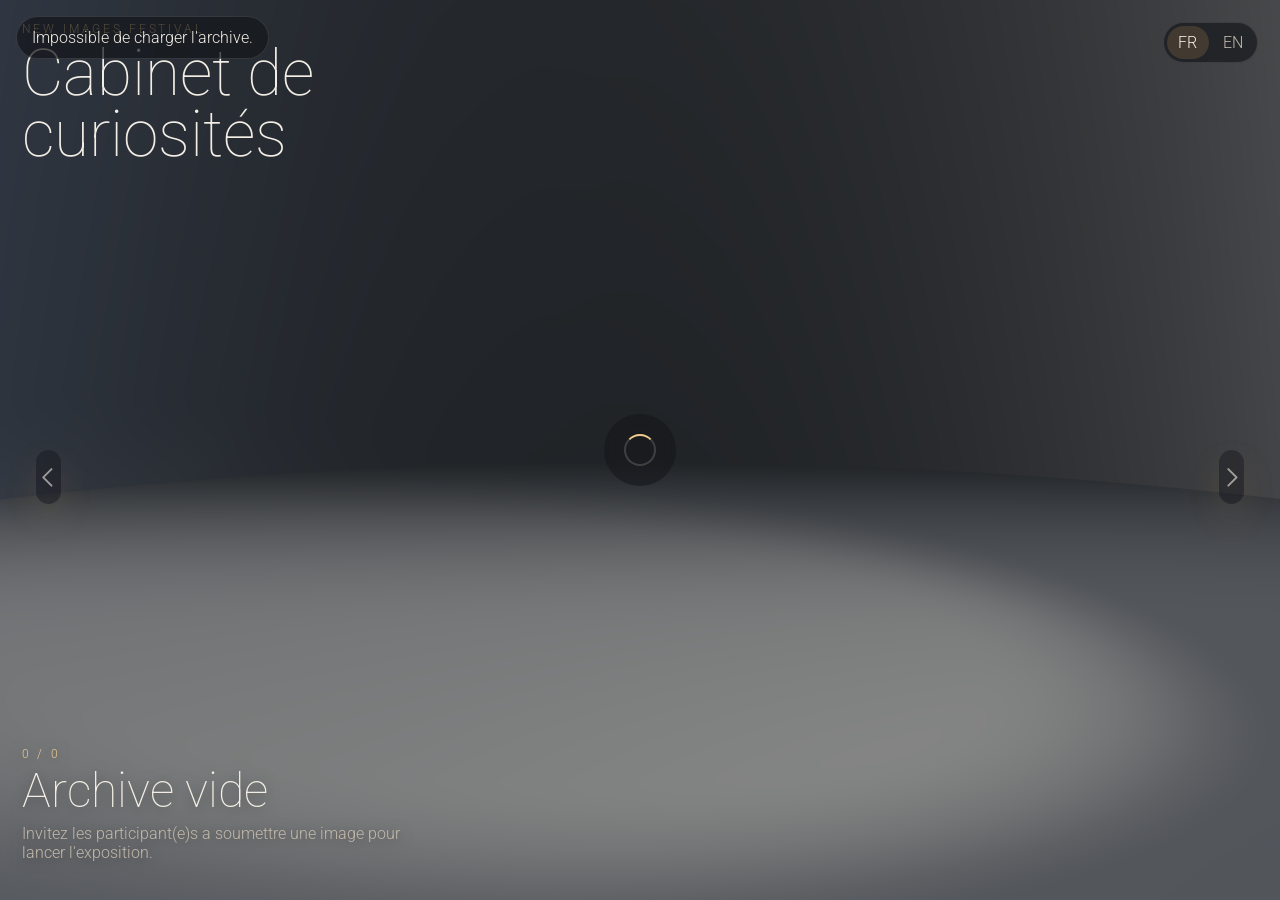
<file: www/index.html>
<!DOCTYPE html>
<html lang="fr" data-app-base=".">
  <head>
    <meta charset="UTF-8" />
    <meta name="viewport" content="width=device-width, initial-scale=1.0" />
    <title>Cabinet de curiosités - New Image Festival</title>
    <link rel="stylesheet" href="assets/styles.css" />
    <script type="importmap">
      {
        "imports": {
          "three": "./vendor/three/three.module.js",
          "three/addons/": "./vendor/three/examples/jsm/"
        }
      }
    </script>
  </head>
  <body class="page page-museum">
    <div class="page-glow" aria-hidden="true"></div>
    <main class="shell shell-museum">
      <section class="viewer-panel">
        <div class="viewer-stage" data-viewer-stage>
          <div class="viewer-loading" data-viewer-status>Chargement des artefacts...</div>
          <div class="viewer-canvas" data-viewer-canvas></div>
          <div class="viewer-object-loader" data-viewer-object-loader hidden aria-hidden="true">
            <span class="viewer-spinner"></span>
          </div>
          <div class="lang-switch lang-switch-overlay" data-lang-switcher data-label-fr="Choix de la langue" data-label-en="Language switch" aria-label="Choix de la langue">
            <button class="lang-switch-button" type="button" data-lang="fr" aria-pressed="true">FR</button>
            <button class="lang-switch-button" type="button" data-lang="en" aria-pressed="false">EN</button>
          </div>

          <div class="viewer-titleblock">
            <p class="eyebrow">New Images Festival</p>
            <h1>Cabinet de curiosités</h1>
          </div>

          <button class="nav-button nav-button-edge nav-button-prev" type="button" data-prev aria-label="Objet precedent">
            <span class="nav-button-core" aria-hidden="true">
              <span class="nav-button-icon">
                <svg viewBox="0 0 24 24" focusable="false">
                  <path d="M15 4L7 12L15 20" />
                </svg>
              </span>
            </span>
          </button>
          <button class="nav-button nav-button-edge nav-button-next" type="button" data-next aria-label="Objet suivant">
            <span class="nav-button-core" aria-hidden="true">
              <span class="nav-button-icon">
                <svg viewBox="0 0 24 24" focusable="false">
                  <path d="M9 4L17 12L9 20" />
                </svg>
              </span>
            </span>
          </button>

          <aside class="viewer-meta">
            <p class="eyebrow" data-viewer-count>0 / 0</p>
            <h2 data-viewer-title>Archive vide</h2>
            <p class="viewer-meta-line" data-viewer-author></p>
            <p class="viewer-meta-line" data-viewer-created></p>
            <p class="viewer-meta-state" data-viewer-state></p>
            <p class="viewer-description" data-viewer-description>
              Aucune contribution n'est encore disponible.
            </p>
          </aside>

        </div>
      </section>
    </main>

    <script type="module" src="assets/museum.js"></script>
  </body>
</html>
</file>
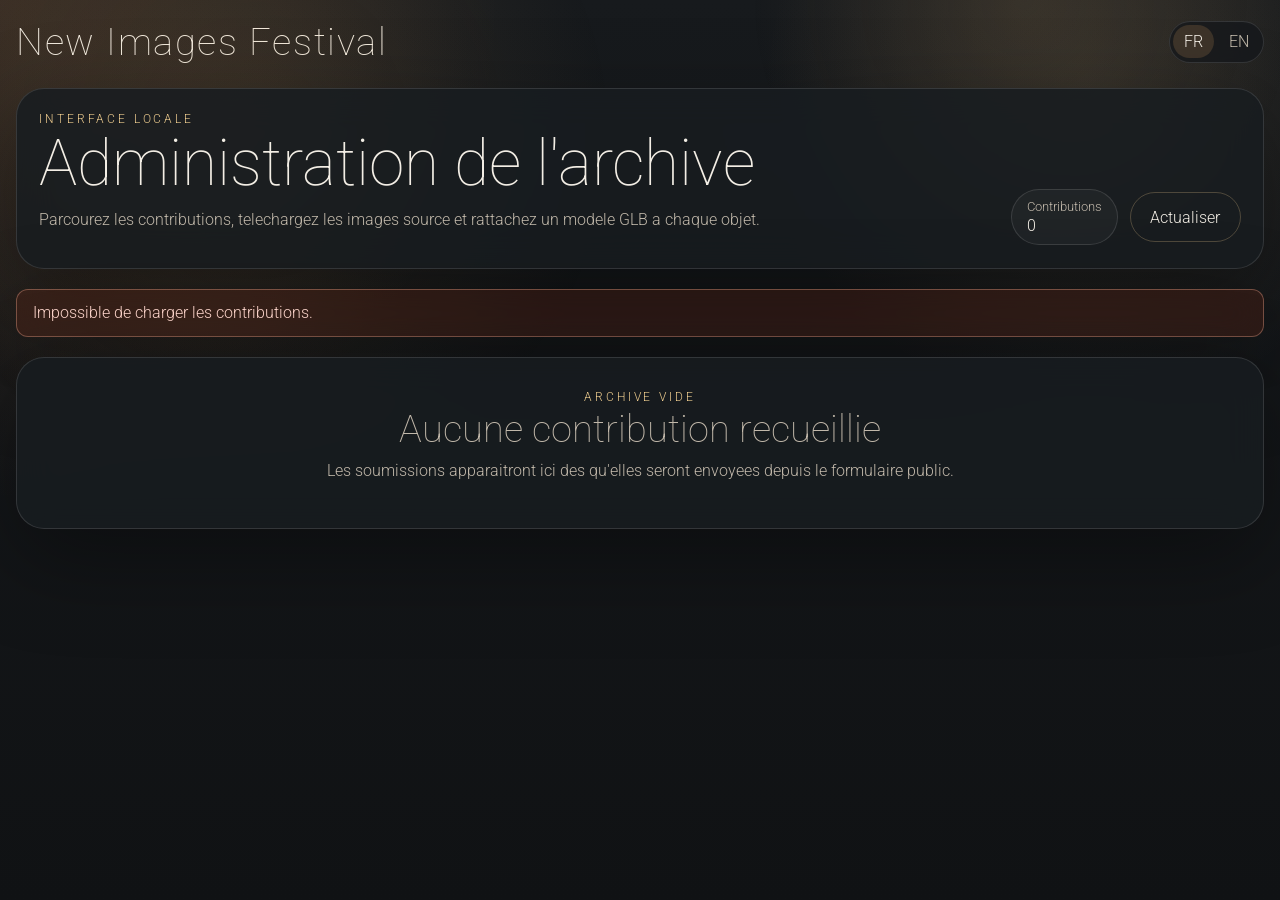
<file: www/admin/index.html>
<!DOCTYPE html>
<html lang="fr" data-app-base="..">
  <head>
    <meta charset="UTF-8" />
    <meta name="viewport" content="width=device-width, initial-scale=1.0" />
    <title>Curiosity Museum - Admin</title>
    <link rel="stylesheet" href="../assets/styles.css" />
  </head>
  <body class="page page-admin">
    <div class="page-glow" aria-hidden="true"></div>
    <header class="site-header">
      <a class="site-mark" href="../">New Images Festival</a>
      <div class="lang-switch" data-lang-switcher data-label-fr="Choix de la langue" data-label-en="Language switch" aria-label="Choix de la langue">
        <button class="lang-switch-button" type="button" data-lang="fr" aria-pressed="true">FR</button>
        <button class="lang-switch-button" type="button" data-lang="en" aria-pressed="false">EN</button>
      </div>
    </header>

    <main class="shell shell-admin">
      <section class="admin-head panel">
        <div>
          <p class="eyebrow">Interface locale</p>
          <h1>Administration de l'archive</h1>
          <p class="lede">
            Parcourez les contributions, telechargez les images source et rattachez un modele GLB
            a chaque objet.
          </p>
        </div>
        <div class="admin-toolbar">
          <div class="stat-chip">
            <span class="stat-label">Contributions</span>
            <strong data-item-count>0</strong>
          </div>
          <button class="button secondary" type="button" data-refresh>Actualiser</button>
        </div>
      </section>

      <p class="status panel" data-admin-status hidden></p>

      <section class="artifact-grid" data-admin-grid></section>
    </main>

    <template id="admin-card-template">
      <article class="artifact-card panel">
        <div class="artifact-image-wrap">
          <div class="artifact-image-grid">
            <img class="artifact-image" alt="" />
            <img class="artifact-image artifact-image-secondary" alt="" hidden />
          </div>
          <span class="artifact-badge"></span>
        </div>
        <div class="artifact-card-body">
          <div class="artifact-card-topline">
            <p class="eyebrow artifact-date"></p>
            <p class="artifact-code"></p>
          </div>
          <h2 class="artifact-title"></h2>
          <p class="artifact-author"></p>
          <p class="artifact-description"></p>
          <div class="artifact-links">
            <a class="text-link artifact-image-link" target="_blank" rel="noreferrer">Telecharger l'image</a>
            <a class="text-link artifact-image-link-secondary" target="_blank" rel="noreferrer" hidden>Telecharger l'image 2</a>
            <a class="text-link artifact-museum-link" target="_blank" rel="noreferrer">Voir dans le musee</a>
            <button class="button secondary danger artifact-delete-button" type="button">Supprimer l'objet</button>
          </div>
          <form class="model-form">
            <label class="field compact">
              <span>Ajouter un GLB</span>
              <input type="file" name="model" accept=".glb,model/gltf-binary" required />
            </label>
            <button class="button" type="submit">Televerser le modele</button>
            <p class="status compact" hidden></p>
          </form>
        </div>
      </article>
    </template>

    <script type="module" src="../assets/admin.js"></script>
  </body>
</html>
</file>
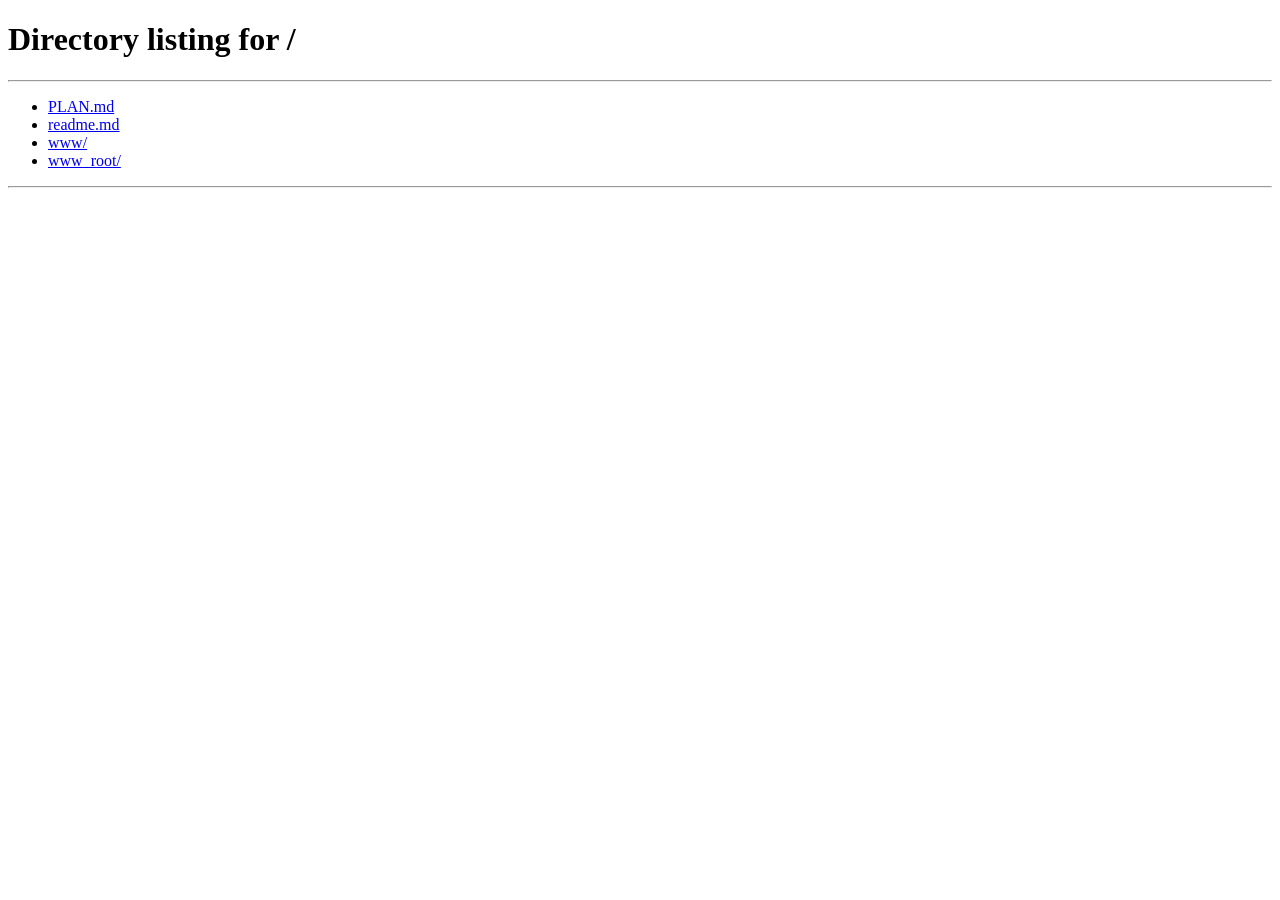
<file: www/museum/index.html>
<!DOCTYPE html>
<html lang="fr">
  <head>
    <meta charset="UTF-8" />
    <meta name="viewport" content="width=device-width, initial-scale=1.0" />
    <title>Curiosity Museum - Redirection</title>
    <meta http-equiv="refresh" content="0; url=/" />
    <script>
      window.location.replace("/");
    </script>
  </head>
  <body>
    <p>Redirection vers <a href="/">/</a>.</p>
  </body>
</html>
</file>
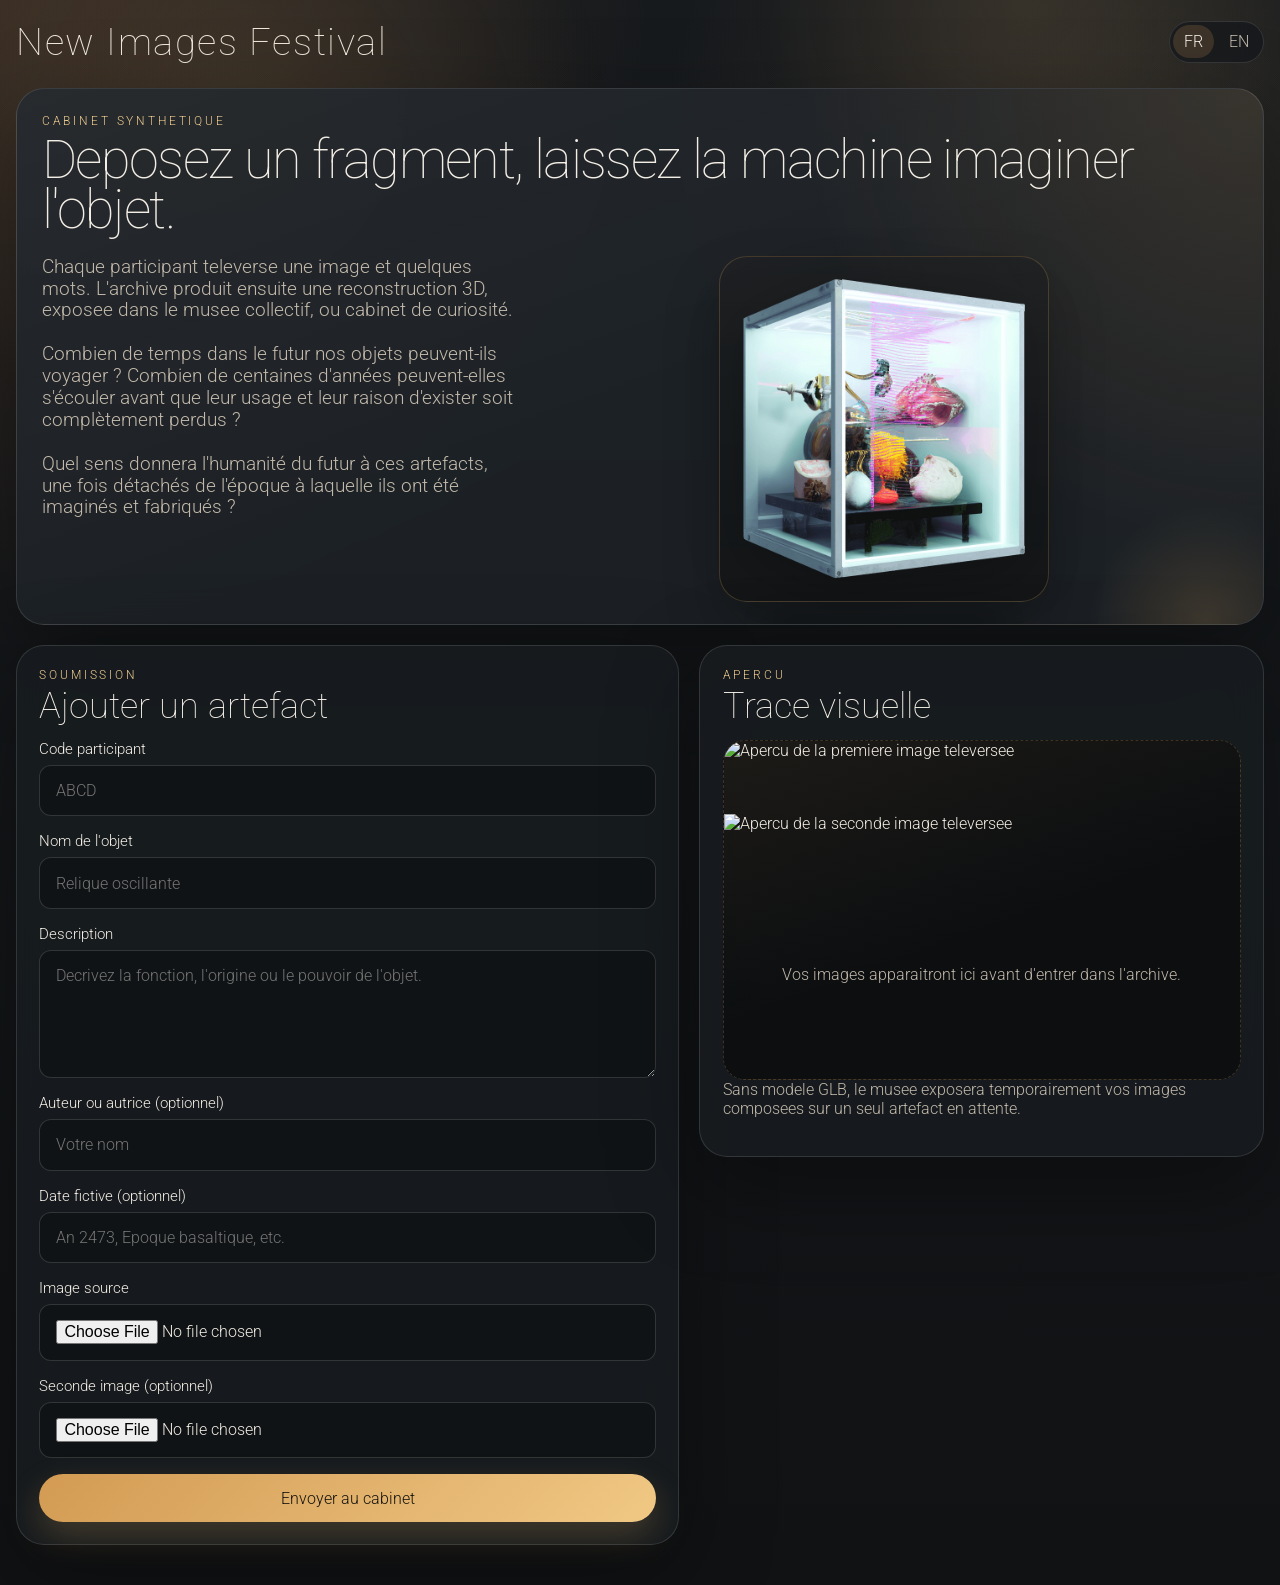
<file: www/submit/index.html>
<!DOCTYPE html>
<html lang="fr" data-app-base="..">
  <head>
    <meta charset="UTF-8" />
    <meta name="viewport" content="width=device-width, initial-scale=1.0" />
    <title>Curiosity Museum - Soumettre un artefact</title>
    <link rel="stylesheet" href="../assets/styles.css" />
  </head>
  <body class="page page-home">
    <div class="page-glow" aria-hidden="true"></div>
    <header class="site-header">
      <a class="site-mark" href="../">New Images Festival</a>
      <div class="lang-switch" data-lang-switcher data-label-fr="Choix de la langue" data-label-en="Language switch" aria-label="Choix de la langue">
        <button class="lang-switch-button" type="button" data-lang="fr" aria-pressed="true">FR</button>
        <button class="lang-switch-button" type="button" data-lang="en" aria-pressed="false">EN</button>
      </div>
    </header>

    <main class="shell shell-home">
      <section class="hero-panel panel">
        <p class="eyebrow">Cabinet synthetique</p>
        <div class="submit-hero-layout">
          <h1 class="submit-hero-title">Deposez un fragment, laissez la machine imaginer l'objet.</h1>

          <p class="lede submit-hero-lede">
            Chaque participant televerse une image et quelques mots. L'archive produit ensuite
            une reconstruction 3D, exposee dans le musee collectif, ou cabinet de curiosité.
<br><br>
            Combien de temps dans le futur nos objets peuvent-ils voyager ? Combien de centaines d'années
            peuvent-elles s'écouler avant que leur usage et leur raison d'exister soit complètement perdus ?
<br><br>
            Quel sens donnera l'humanité du futur à ces artefacts, une fois détachés de l'époque à laquelle
            ils ont été imaginés et fabriqués ?
          </p>

          <figure class="submit-hero-figure" aria-hidden="true">
            <img src="../assets/img/cabinet-hero.png" alt="" />
          </figure>
        </div>
      </section>

      <section class="form-panel panel">
        <div class="panel-heading">
          <p class="eyebrow">Soumission</p>
          <h2>Ajouter un artefact</h2>
        </div>

        <form class="artifact-form" data-upload-form novalidate>
          <label class="field">
            <span>Code participant</span>
            <input
              type="text"
              name="participant_id"
              maxlength="4"
              minlength="4"
              autocomplete="off"
              spellcheck="false"
              required
              placeholder="ABCD"
            />
          </label>

          <label class="field">
            <span>Nom de l'objet</span>
            <input type="text" name="name" maxlength="120" required placeholder="Relique oscillante" />
          </label>

          <label class="field">
            <span>Description</span>
            <textarea
              name="description"
              rows="5"
              maxlength="512"
              required
              placeholder="Decrivez la fonction, l'origine ou le pouvoir de l'objet."
            ></textarea>
          </label>

          <label class="field">
            <span>Auteur ou autrice (optionnel)</span>
            <input type="text" name="author" maxlength="120" placeholder="Votre nom" />
          </label>

          <label class="field">
            <span>Date fictive (optionnel)</span>
            <input type="text" name="fictional_date" maxlength="120" placeholder="An 2473, Epoque basaltique, etc." />
          </label>

          <label class="field">
            <span>Image source</span>
            <input type="file" name="image" accept=".png,.jpg,.jpeg,.webp,image/*" required />
          </label>

          <label class="field">
            <span>Seconde image (optionnel)</span>
            <input type="file" name="image_2" accept=".png,.jpg,.jpeg,.webp,image/*" />
          </label>

          <p class="status" data-form-status hidden></p>

          <button class="button" type="submit">Envoyer au cabinet</button>
        </form>

        <div class="confirmation-card" data-confirmation hidden>
          <p class="eyebrow">Archive mise a jour</p>
          <h3>Contribution enregistree</h3>
          <p data-confirmation-text></p>
          <a class="text-link" href="../">Voir le musee</a>
        </div>
      </section>

      <aside class="preview-panel panel">
        <div class="panel-heading">
          <p class="eyebrow">Apercu</p>
          <h2>Trace visuelle</h2>
        </div>
        <div class="preview-frame">
          <div class="preview-stack" data-preview-stack hidden>
            <img data-preview-image alt="Apercu de la premiere image televersee" hidden />
            <img data-preview-image-second alt="Apercu de la seconde image televersee" hidden />
          </div>
          <div class="preview-empty" data-preview-empty>
            <p>Vos images apparaitront ici avant d'entrer dans l'archive.</p>
          </div>
        </div>
        <p class="preview-caption">
          Sans modele GLB, le musee exposera temporairement vos images composees sur un seul artefact en attente.
        </p>
      </aside>
    </main>

    <script type="module" src="../assets/submission.js"></script>
  </body>
</html>
</file>
<file: www/assets/styles.css>
@import url("https://fonts.googleapis.com/css2?family=Roboto:wght@100;300&display=swap");

:root {
  --bg: #121416;
  --bg-soft: #1a1d20;
  --panel: rgba(24, 28, 32, 0.86);
  --panel-strong: rgba(30, 34, 38, 0.96);
  --line: rgba(255, 255, 255, 0.12);
  --line-strong: rgba(230, 196, 139, 0.26);
  --text: #f3eee5;
  --muted: #c1b8aa;
  --accent: #d6a35d;
  --accent-strong: #eecc8f;
  --danger: #f1a28b;
  --success: #98d7b5;
  --shadow: 0 30px 90px rgba(0, 0, 0, 0.35);
  --radius-xl: 28px;
  --radius-lg: 18px;
  --radius-sm: 12px;
  --page-max: 1320px;
}

*,
*::before,
*::after {
  box-sizing: border-box;
}

html,
body {
  margin: 0;
  min-height: 100%;
}

body {
  font-family: "Roboto", sans-serif;
  font-weight: 300;
  color: var(--text);
  background:
    radial-gradient(circle at top left, rgba(210, 135, 72, 0.18), transparent 32%),
    radial-gradient(circle at 85% 10%, rgba(218, 177, 116, 0.12), transparent 24%),
    linear-gradient(180deg, #171a1d 0%, #101214 100%);
}

a {
  color: inherit;
}

img {
  display: block;
  max-width: 100%;
}

button,
input,
textarea {
  font: inherit;
}

.page {
  position: relative;
  min-height: 100vh;
}

.page-glow {
  position: fixed;
  inset: 0;
  background:
    radial-gradient(circle at 20% 15%, rgba(214, 163, 93, 0.12), transparent 28%),
    radial-gradient(circle at 80% 0%, rgba(146, 115, 76, 0.16), transparent 20%);
  pointer-events: none;
}

.site-header {
  width: min(calc(100% - 2rem), var(--page-max));
  margin: 0 auto;
  padding: 1.2rem 0 0;
  display: flex;
  align-items: center;
  justify-content: space-between;
  gap: 1rem;
}

.site-mark {
  font-family: "Roboto", sans-serif;
  font-weight: 100;
  font-size: clamp(1.7rem, 3vw, 2.5rem);
  letter-spacing: 0.04em;
  text-decoration: none;
}

.site-nav {
  display: flex;
  flex-wrap: wrap;
  gap: 0.65rem;
}

.site-nav a {
  border: 1px solid var(--line);
  border-radius: 999px;
  padding: 0.55rem 1rem;
  text-decoration: none;
  color: var(--muted);
  background: rgba(255, 255, 255, 0.03);
}

.site-nav a[aria-current="page"],
.site-nav a:hover {
  color: var(--text);
  border-color: var(--line-strong);
}

.lang-switch {
  display: inline-flex;
  align-items: center;
  gap: 0.2rem;
  padding: 0.2rem;
  border: 1px solid var(--line);
  border-radius: 999px;
  background: rgba(20, 23, 27, 0.68);
  backdrop-filter: blur(12px);
}

.lang-switch-button {
  min-width: 2.55rem;
  border: 0;
  border-radius: 999px;
  padding: 0.45rem 0.7rem;
  background: transparent;
  color: var(--muted);
  cursor: pointer;
  transition: background 160ms ease, color 160ms ease;
}

.lang-switch-button[aria-pressed="true"] {
  background: rgba(214, 163, 93, 0.18);
  color: var(--text);
}

.lang-switch-overlay {
  position: absolute;
  top: 1.35rem;
  right: 1.35rem;
  z-index: 4;
}

.shell {
  width: min(calc(100% - 2rem), var(--page-max));
  margin: 0 auto;
  padding: 1.5rem 0 2.5rem;
  position: relative;
  z-index: 1;
}

.shell-home {
  display: grid;
  grid-template-columns: 1.15fr 1fr 0.8fr;
  gap: 1.25rem;
  align-items: start;
}

.shell-admin,
.shell-museum {
  display: grid;
  gap: 1.25rem;
}

.panel {
  background: var(--panel);
  border: 1px solid var(--line);
  border-radius: var(--radius-xl);
  box-shadow: var(--shadow);
  backdrop-filter: blur(18px);
}

.hero-panel,
.form-panel,
.preview-panel,
.admin-head,
.viewer-panel {
  padding: 1.4rem;
}

.shell-museum {
  width: min(calc(100% - 2rem), 1560px);
}

.page-museum .shell-museum {
  width: 100vw;
  max-width: none;
  padding: 0;
}

.viewer-panel {
  padding: 0;
}

.page-home .hero-panel {
  grid-column: 1 / -1;
  position: relative;
  overflow: hidden;
  padding: 1.55rem 1.55rem 1.35rem;
  background:
    radial-gradient(circle at top right, rgba(214, 163, 93, 0.14), transparent 34%),
    linear-gradient(160deg, rgba(255, 255, 255, 0.04), transparent 55%),
    var(--panel-strong);
}

.page-home .hero-panel::after {
  content: "";
  position: absolute;
  inset: auto -5% -22% auto;
  width: 240px;
  height: 240px;
  border-radius: 999px;
  background: radial-gradient(circle, rgba(214, 163, 93, 0.18), transparent 68%);
  pointer-events: none;
}

.eyebrow {
  margin: 0 0 0.45rem;
  text-transform: uppercase;
  letter-spacing: 0.24em;
  font-size: 0.74rem;
  color: var(--accent-strong);
}

h1,
h2,
h3,
p {
  margin-top: 0;
}

h1,
h2,
h3 {
  font-family: "Roboto", sans-serif;
  font-weight: 100;
  line-height: 0.96;
}

h1 {
  font-size: clamp(2.6rem, 5vw, 5rem);
  margin-bottom: 1rem;
}

h2 {
  font-size: clamp(2rem, 3vw, 3rem);
  margin-bottom: 0.8rem;
}

h3 {
  font-size: 1.8rem;
  margin-bottom: 0.6rem;
}

.lede,
.preview-caption,
.artifact-description,
.viewer-description,
.viewer-meta-line,
.viewer-meta-state,
.confirmation-card p,
.hero-note span {
  color: var(--muted);
}

.hero-note {
  display: flex;
  flex-wrap: wrap;
  gap: 0.65rem;
  margin-top: 1.5rem;
}

.hero-note span,
.stat-chip {
  border: 1px solid var(--line);
  background: rgba(255, 255, 255, 0.03);
  border-radius: 999px;
  padding: 0.55rem 0.95rem;
}

.page-home .shell-home {
  grid-template-columns: minmax(0, 1.08fr) minmax(320px, 0.92fr);
}

.submit-hero-layout {
  position: relative;
  z-index: 1;
  display: grid;
  grid-template-columns: 0.4fr 0.6fr;
  grid-template-areas:
    "title title"
    "lede figure";
  gap: 1rem 1rem;
  align-items: stretch;
}

.submit-hero-title {
  grid-area: title;
  max-width: none;
  margin-bottom: 0.35rem;
  font-size: clamp(2.2rem, 4.2vw, 3.85rem);
  line-height: 0.92;
  letter-spacing: -0.03em;
}

.page-home h2 {
  font-size: clamp(1.8rem, 2.8vw, 2.6rem);
}

.submit-hero-lede {
  grid-area: lede;
  max-width: none;
  width: 100%;
  margin: 0;
  font-size: clamp(1.02rem, 1.5vw, 1.34rem);
  line-height: 1.14;
}

.submit-hero-figure {
  grid-area: figure;
  position: relative;
  margin: 0;
  align-self: end;
  justify-self: center;
  width: 75%;
  max-width: 330px;
  padding: 0.85rem;
  border-radius: 28px;
  border: 1px solid rgba(214, 163, 93, 0.24);
  background:
    linear-gradient(180deg, rgba(255, 255, 255, 0.05), rgba(255, 255, 255, 0.01)),
    rgba(11, 13, 15, 0.64);
  box-shadow: 0 28px 56px rgba(0, 0, 0, 0.24);
  transform-origin: 50% 78%;
  animation: submit-float 6.2s ease-in-out infinite;
}

.submit-hero-figure::before {
  content: "";
  position: absolute;
  inset: auto 14% -10% 14%;
  height: 18px;
  border-radius: 999px;
  background: rgba(0, 0, 0, 0.26);
  filter: blur(12px);
  animation: submit-shadow 6.2s ease-in-out infinite;
}

.submit-hero-figure img {
  position: relative;
  width: 100%;
  height: auto;
  object-fit: contain;
  filter: drop-shadow(0 12px 28px rgba(0, 0, 0, 0.24));
}

@keyframes submit-float {
  0% {
    transform: translateY(0) rotate(3.2deg);
    box-shadow: 0 24px 48px rgba(0, 0, 0, 0.2);
  }

  50% {
    transform: translateY(-12px) rotate(5.4deg);
    box-shadow: 0 34px 68px rgba(0, 0, 0, 0.28);
  }

  100% {
    transform: translateY(0) rotate(3.2deg);
    box-shadow: 0 24px 48px rgba(0, 0, 0, 0.2);
  }
}

@keyframes submit-shadow {
  0% {
    opacity: 0.44;
    transform: scaleX(0.92);
  }

  50% {
    opacity: 0.22;
    transform: scaleX(0.8);
  }

  100% {
    opacity: 0.44;
    transform: scaleX(0.92);
  }
}

.panel-heading {
  margin-bottom: 1rem;
}

.artifact-form {
  display: grid;
  gap: 1rem;
}

.field {
  display: grid;
  gap: 0.45rem;
}

.field span {
  font-size: 0.95rem;
}

.field.compact span {
  font-size: 0.85rem;
}

.field input,
.field textarea {
  width: 100%;
  border: 1px solid rgba(255, 255, 255, 0.14);
  background: rgba(10, 12, 14, 0.42);
  color: var(--text);
  border-radius: var(--radius-sm);
  padding: 0.95rem 1rem;
}

.field input:focus,
.field textarea:focus {
  outline: 2px solid rgba(214, 163, 93, 0.4);
  border-color: rgba(214, 163, 93, 0.35);
}

.field textarea {
  resize: vertical;
  min-height: 8rem;
}

.button,
.nav-button {
  border: 0;
  border-radius: 999px;
  background: linear-gradient(135deg, #d39b53 0%, #f0c884 100%);
  color: #18140f;
  padding: 0.9rem 1.2rem;
  cursor: pointer;
  font-weight: 300;
  text-decoration: none;
  display: inline-flex;
  justify-content: center;
  align-items: center;
  transition: transform 160ms ease, box-shadow 160ms ease;
  box-shadow: 0 14px 34px rgba(214, 163, 93, 0.24);
}

.button:hover,
.nav-button:hover {
  transform: translateY(-1px);
}

.button.secondary {
  background: transparent;
  color: var(--text);
  border: 1px solid var(--line-strong);
  box-shadow: none;
}

.button.secondary.danger {
  color: #ffd7cd;
  border-color: rgba(241, 162, 139, 0.38);
}

strong,
b {
  font-weight: 300;
}

.button:disabled,
.nav-button:disabled {
  opacity: 0.55;
  cursor: wait;
  transform: none;
}

.status {
  margin: 0;
  padding: 0.85rem 1rem;
  border-radius: var(--radius-sm);
  border: 1px solid rgba(255, 255, 255, 0.14);
  background: rgba(255, 255, 255, 0.04);
}

.status[data-state="error"] {
  color: #ffd7cd;
  border-color: rgba(241, 162, 139, 0.38);
  background: rgba(126, 43, 22, 0.22);
}

.status[data-state="success"] {
  color: #ddf8ea;
  border-color: rgba(152, 215, 181, 0.38);
  background: rgba(33, 72, 58, 0.22);
}

.status.compact {
  padding: 0.65rem 0.8rem;
  font-size: 0.92rem;
}

.confirmation-card {
  margin-top: 1rem;
  padding: 1rem;
  border-radius: var(--radius-lg);
  background: rgba(20, 70, 52, 0.26);
  border: 1px solid rgba(152, 215, 181, 0.35);
}

.text-link {
  color: var(--accent-strong);
  text-decoration: none;
}

.preview-frame {
  min-height: 340px;
  background:
    linear-gradient(160deg, rgba(214, 163, 93, 0.08), transparent 55%),
    rgba(7, 8, 9, 0.6);
  border: 1px dashed rgba(214, 163, 93, 0.24);
  border-radius: 22px;
  overflow: hidden;
  display: grid;
  place-items: center;
}

.preview-stack {
  width: 100%;
  height: 100%;
  display: grid;
  grid-template-columns: 1fr;
}

.preview-stack[data-count="2"] {
  grid-template-columns: 1fr 1fr;
}

.preview-frame img {
  width: 100%;
  height: 100%;
  object-fit: cover;
}

.preview-empty {
  padding: 1.5rem;
  text-align: center;
  color: var(--muted);
}

.admin-head {
  display: flex;
  justify-content: space-between;
  gap: 1rem;
  align-items: end;
}

.admin-toolbar {
  display: flex;
  flex-wrap: wrap;
  gap: 0.75rem;
  align-items: center;
}

.stat-chip {
  display: grid;
  gap: 0.15rem;
}

.stat-label {
  color: var(--muted);
  font-size: 0.84rem;
}

.artifact-grid {
  display: grid;
  grid-template-columns: repeat(auto-fit, minmax(295px, 1fr));
  gap: 1rem;
}

.artifact-card {
  padding: 1rem;
  display: grid;
  gap: 1rem;
}

.artifact-image-wrap {
  position: relative;
  aspect-ratio: 4 / 3;
  border-radius: 18px;
  overflow: hidden;
  background: rgba(0, 0, 0, 0.35);
}

.artifact-image-grid {
  width: 100%;
  height: 100%;
  display: grid;
  grid-template-columns: 1fr;
}

.artifact-image-grid[data-count="2"] {
  grid-template-columns: 1fr 1fr;
}

.artifact-image {
  width: 100%;
  height: 100%;
  object-fit: cover;
}

.artifact-badge {
  position: absolute;
  top: 0.8rem;
  right: 0.8rem;
  padding: 0.4rem 0.75rem;
  border-radius: 999px;
  font-size: 0.77rem;
  text-transform: uppercase;
  letter-spacing: 0.12em;
  background: rgba(14, 18, 22, 0.75);
  border: 1px solid var(--line);
}

.artifact-card-topline,
.artifact-links,
.model-form {
  display: flex;
  gap: 0.75rem;
  flex-wrap: wrap;
}

.artifact-card-body {
  display: grid;
  gap: 0.75rem;
}

.artifact-code {
  color: var(--accent-strong);
  font-size: 0.9rem;
}

.artifact-date,
.artifact-author {
  margin: 0;
}

.artifact-description,
.viewer-description {
  white-space: pre-line;
}

.model-form {
  align-items: end;
}

.model-form .field {
  flex: 1 1 220px;
}

.viewer-stage {
  position: relative;
  width: 100%;
  min-height: 100dvh;
  height: 100dvh;
  border-radius: 0;
  overflow: hidden;
  background:
    radial-gradient(circle at top, rgba(255, 255, 255, 0.08), transparent 32%),
    linear-gradient(180deg, #4b4f55 0%, #23272c 24%, #181b1f 60%, #121417 100%);
  touch-action: pan-y;
}

.viewer-canvas,
.viewer-canvas canvas {
  width: 100%;
  height: 100%;
}

.viewer-canvas {
  min-height: inherit;
  height: 100%;
}

.viewer-loading {
  position: absolute;
  inset: 1rem auto auto 1rem;
  padding: 0.7rem 0.95rem;
  border-radius: 999px;
  border: 1px solid var(--line);
  background: rgba(20, 23, 27, 0.72);
  z-index: 3;
}

.viewer-object-loader {
  position: absolute;
  left: 50%;
  top: 50%;
  z-index: 3;
  width: 4.5rem;
  height: 4.5rem;
  margin-left: -2.25rem;
  margin-top: -2.25rem;
  display: grid;
  place-items: center;
  border-radius: 999px;
  background: rgba(18, 20, 24, 0.48);
  backdrop-filter: blur(10px);
  pointer-events: none;
}

.viewer-spinner {
  width: 2rem;
  height: 2rem;
  border-radius: 999px;
  border: 2px solid rgba(255, 255, 255, 0.16);
  border-top-color: var(--accent-strong);
  animation: museum-spin 0.82s linear infinite;
}

@keyframes museum-spin {
  from {
    transform: rotate(0deg);
  }

  to {
    transform: rotate(360deg);
  }
}

.viewer-titleblock {
  position: absolute;
  top: 1.35rem;
  left: 1.35rem;
  z-index: 2;
  width: min(100% - 7rem, 840px);
  pointer-events: none;
}

.viewer-titleblock h1 {
  margin-bottom: 0;
  max-width: 12ch;
  text-wrap: balance;
}

.viewer-meta {
  position: absolute;
  left: 1.35rem;
  bottom: 1.35rem;
  width: min(100% - 2.7rem, 390px);
  padding: 0;
  z-index: 2;
  background: transparent;
}

.viewer-meta h2 {
  font-size: clamp(2.1rem, 4vw, 3rem);
  margin-bottom: 0.65rem;
}

.viewer-meta-line,
.viewer-meta-state {
  margin-bottom: 0.3rem;
}

.viewer-meta .eyebrow,
.viewer-meta h2,
.viewer-meta-line,
.viewer-meta-state,
.viewer-description {
  max-width: 28rem;
  text-shadow: 0 2px 14px rgba(0, 0, 0, 0.5);
}

.nav-button {
  min-width: 138px;
}

.nav-button-edge {
  position: absolute;
  top: 50%;
  z-index: 3;
  min-width: 0;
  width: 3.4rem;
  height: 3.4rem;
  padding: 0;
  border-radius: 999px;
  display: grid;
  place-items: center;
  transform: translateY(-50%);
  line-height: 0;
  background: transparent;
  backdrop-filter: none;
  box-shadow: none;
  color: var(--text);
}

.nav-button-core {
  width: 100%;
  height: 100%;
  border-radius: 999px;
  display: grid;
  place-items: center;
  background: rgba(18, 20, 24, 0.72);
  backdrop-filter: blur(10px);
  box-shadow: 0 14px 34px rgba(214, 163, 93, 0.24);
  transform: scale(1);
  transform-origin: 50% 50%;
  transition: transform 160ms ease, box-shadow 160ms ease;
}

.nav-button-edge:hover .nav-button-core {
  transform: scale(1.25);
}

.nav-button-icon {
  display: block;
  width: 1.55rem;
  height: 1.55rem;
}

.nav-button-icon svg {
  display: block;
  width: 100%;
  height: 100%;
  overflow: visible;
}

.nav-button-icon path {
  fill: none;
  stroke: currentColor;
  stroke-width: 1.9;
  stroke-linecap: round;
  stroke-linejoin: round;
}

.nav-button-prev {
  left: 1.35rem;
}

.nav-button-next {
  right: 1.35rem;
}

.empty-state {
  padding: 2rem;
  text-align: center;
  color: var(--muted);
}

@media (max-width: 1120px) {
  .shell-home {
    grid-template-columns: 1fr 1fr;
  }

  .page-home .shell-home {
    grid-template-columns: 1fr 1fr;
  }

  .submit-hero-layout {
    grid-template-columns: 1fr 1fr;
    gap: 1rem 1.2rem;
  }

  .preview-panel {
    grid-column: span 2;
  }
}

@media (max-width: 860px) {
  .site-header,
  .admin-head {
    flex-direction: column;
    align-items: stretch;
  }

  .shell-home {
    grid-template-columns: 1fr;
  }

  .page-home .shell-home {
    grid-template-columns: 1fr;
  }

  .submit-hero-layout {
    grid-template-columns: 1fr;
    grid-template-areas:
      "title"
      "lede"
      "figure";
    gap: 1rem;
  }

  .submit-hero-figure {
    justify-self: start;
    width: min(100%, 320px);
  }

  .preview-panel {
    grid-column: span 1;
  }

  .viewer-titleblock {
    width: min(100% - 2rem, 560px);
  }

  .viewer-meta {
    position: static;
    width: auto;
    margin: 1rem;
  }

  .viewer-meta {
    padding: 0;
  }

  .nav-button-edge {
    top: clamp(17rem, 38dvh, 24rem);
    width: 3.4rem;
    height: 3.4rem;
    margin: 0;
    transform: translateY(-50%);
  }

  .viewer-stage {
    display: flex;
    flex-direction: column;
    min-height: 100dvh;
    height: 100dvh;
  }

  .viewer-canvas {
    min-height: 56vh;
    flex: 1 1 auto;
  }

  .viewer-loading {
    inset: 1rem 1rem auto 1rem;
  }
}

@media (max-width: 560px) {
  .shell,
  .site-header {
    width: min(calc(100% - 1rem), var(--page-max));
  }

  .hero-panel,
  .form-panel,
  .preview-panel,
  .admin-head,
  .viewer-panel {
    padding: 1rem;
  }

  .submit-hero-title {
    max-width: none;
    font-size: clamp(2rem, 8.5vw, 3.15rem);
  }

  .page-home h2 {
    font-size: clamp(1.5rem, 7vw, 2.05rem);
  }

  .submit-hero-lede {
    max-width: none;
    font-size: 0.96rem;
  }

  .button {
    width: 100%;
  }

  .admin-toolbar,
  .artifact-card-topline,
  .artifact-links,
  .model-form {
    flex-direction: column;
    align-items: stretch;
  }

  .viewer-stage .nav-button-edge {
    width: 3rem;
    height: 3rem;
    min-height: 0;
  }

  .viewer-stage .nav-button-core {
    min-height: 0;
  }
}

@media (prefers-reduced-motion: reduce) {
  .submit-hero-figure,
  .submit-hero-figure::before {
    animation: none;
  }

  .submit-hero-figure {
    transform: translateY(0) rotate(3.2deg);
  }

  .viewer-spinner {
    animation: none;
  }
}
</file>
